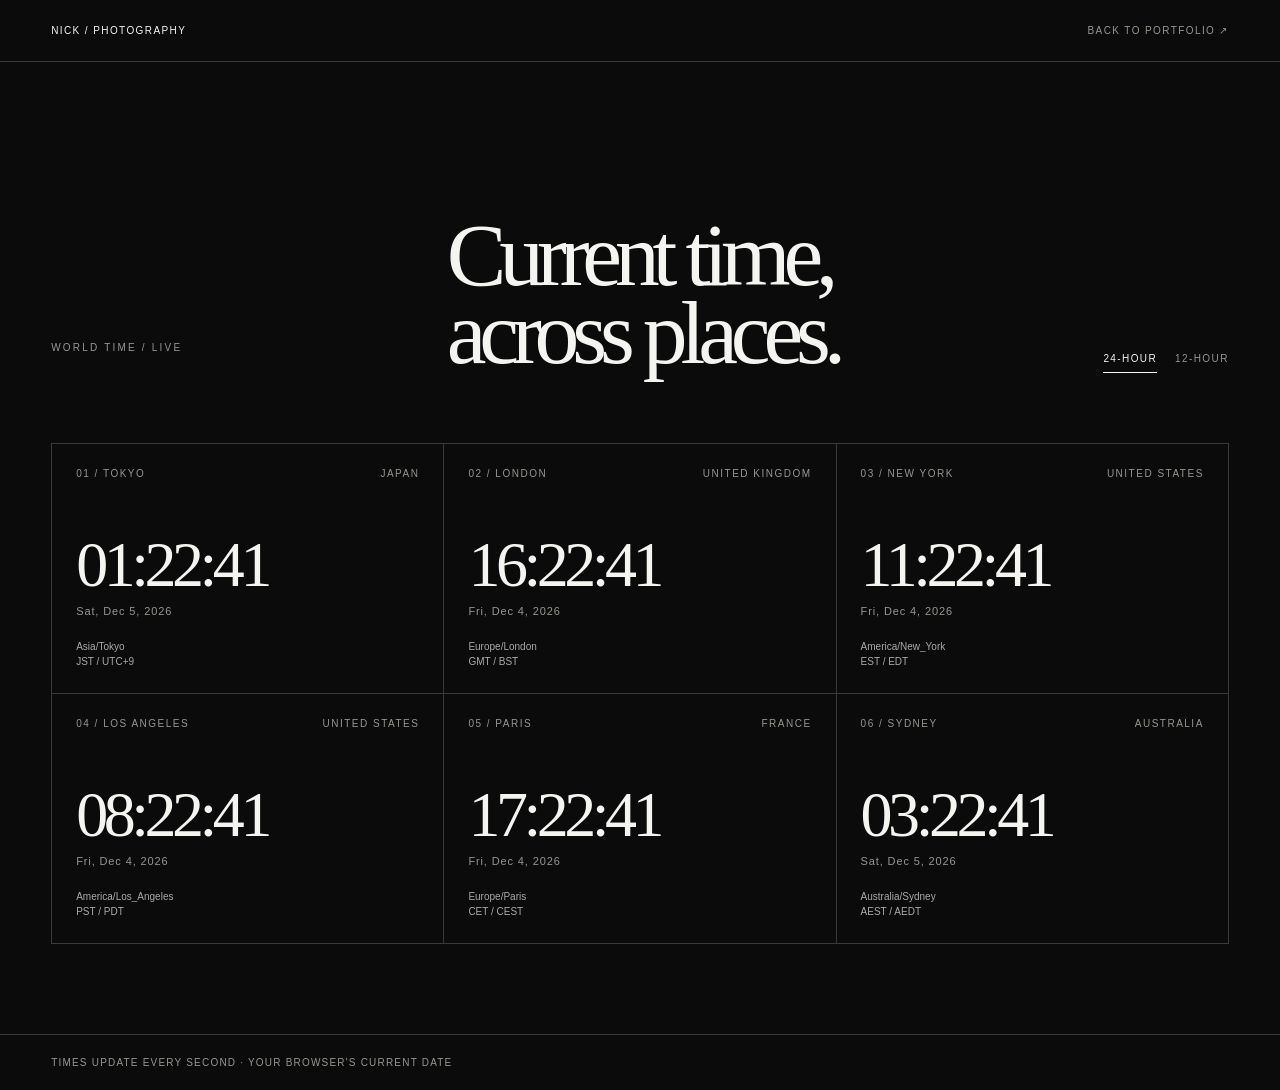
<file: clock.html>
<!doctype html>
<html lang="en">
<head>
  <meta charset="UTF-8">
  <meta name="viewport" content="width=device-width, initial-scale=1.0">
  <title>World Clock — Nick Photography</title>
  <meta name="description" content="A simple digital clock showing the current time in different time zones.">
  <link rel="stylesheet" href="./css/clock.css">
</head>
<body>
  <header class="clock-header">
    <a href="./index.html">NICK / PHOTOGRAPHY</a>
    <a href="./index.html">Back to portfolio ↗</a>
  </header>

  <main class="clock-page">
    <div class="clock-heading">
      <p class="eyebrow">World time / Live</p>
      <h1>Current time,<br>across places.</h1>
      <div class="clock-controls">
        <button class="format-button active" data-format="24">24-hour</button>
        <button class="format-button" data-format="12">12-hour</button>
      </div>
    </div>

    <section class="clock-grid" id="clockGrid" aria-live="polite"></section>
  </main>

  <footer class="clock-footer">Times update every second · Your browser's current date</footer>
  <script src="./js/clock.js"></script>
</body>
</html>
</file>
<file: css/clock.css>
:root{--black:#0b0b0b;--white:#f4f4f0;--gray:#969691;--line:rgba(244,244,240,.2);--page:clamp(20px,4vw,64px)}*{box-sizing:border-box}html{color-scheme:dark}body{margin:0;min-height:100vh;background:var(--black);color:var(--white);font-family:Arial,"Helvetica Neue",sans-serif;-webkit-font-smoothing:antialiased}.clock-header{display:flex;justify-content:space-between;align-items:center;padding:25px var(--page);border-bottom:1px solid var(--line);font-size:10px;letter-spacing:.14em;text-transform:uppercase}.clock-header a:last-child{color:var(--gray)}a{color:inherit;text-decoration:none}.clock-page{padding:clamp(90px,12vw,170px) var(--page) 90px}.clock-heading{display:flex;justify-content:space-between;align-items:end;gap:30px;margin-bottom:70px}.eyebrow{margin:0 0 20px;color:var(--gray);font-size:10px;letter-spacing:.22em;text-transform:uppercase}.clock-heading h1{margin:0;font:400 clamp(48px,7vw,100px)/.88 Georgia,"Times New Roman",serif;letter-spacing:-.08em}.clock-controls{display:flex;gap:18px;align-items:center}.format-button{padding:0 0 8px;border:0;border-bottom:1px solid transparent;background:none;color:var(--gray);font:10px Arial,sans-serif;letter-spacing:.14em;text-transform:uppercase;cursor:pointer}.format-button.active,.format-button:hover{border-color:var(--white);color:var(--white)}.clock-grid{display:grid;grid-template-columns:repeat(3,minmax(0,1fr));border-top:1px solid var(--line);border-left:1px solid var(--line)}.clock-card{min-height:250px;padding:24px;border-right:1px solid var(--line);border-bottom:1px solid var(--line);display:flex;flex-direction:column;justify-content:space-between}.clock-place{display:flex;justify-content:space-between;gap:12px;color:var(--gray);font-size:10px;letter-spacing:.15em;text-transform:uppercase}.clock-time{margin:35px 0 12px;font:400 clamp(38px,5vw,72px)/.9 Georgia,"Times New Roman",serif;letter-spacing:-.07em;white-space:nowrap}.clock-date{color:var(--gray);font-size:11px;letter-spacing:.08em}.clock-zone{margin-top:22px;color:#aaa;font-size:10px;line-height:1.5}.clock-footer{padding:22px var(--page);border-top:1px solid var(--line);color:var(--gray);font-size:10px;letter-spacing:.12em;text-transform:uppercase}@media(max-width:800px){.clock-heading{display:block}.clock-controls{margin-top:30px}.clock-grid{grid-template-columns:repeat(2,minmax(0,1fr))}.clock-card{min-height:210px;padding:18px}}@media(max-width:520px){.clock-header{align-items:flex-start;gap:20px;line-height:1.5}.clock-grid{grid-template-columns:1fr}.clock-heading h1{font-size:56px}.clock-time{font-size:52px}}
</file>
